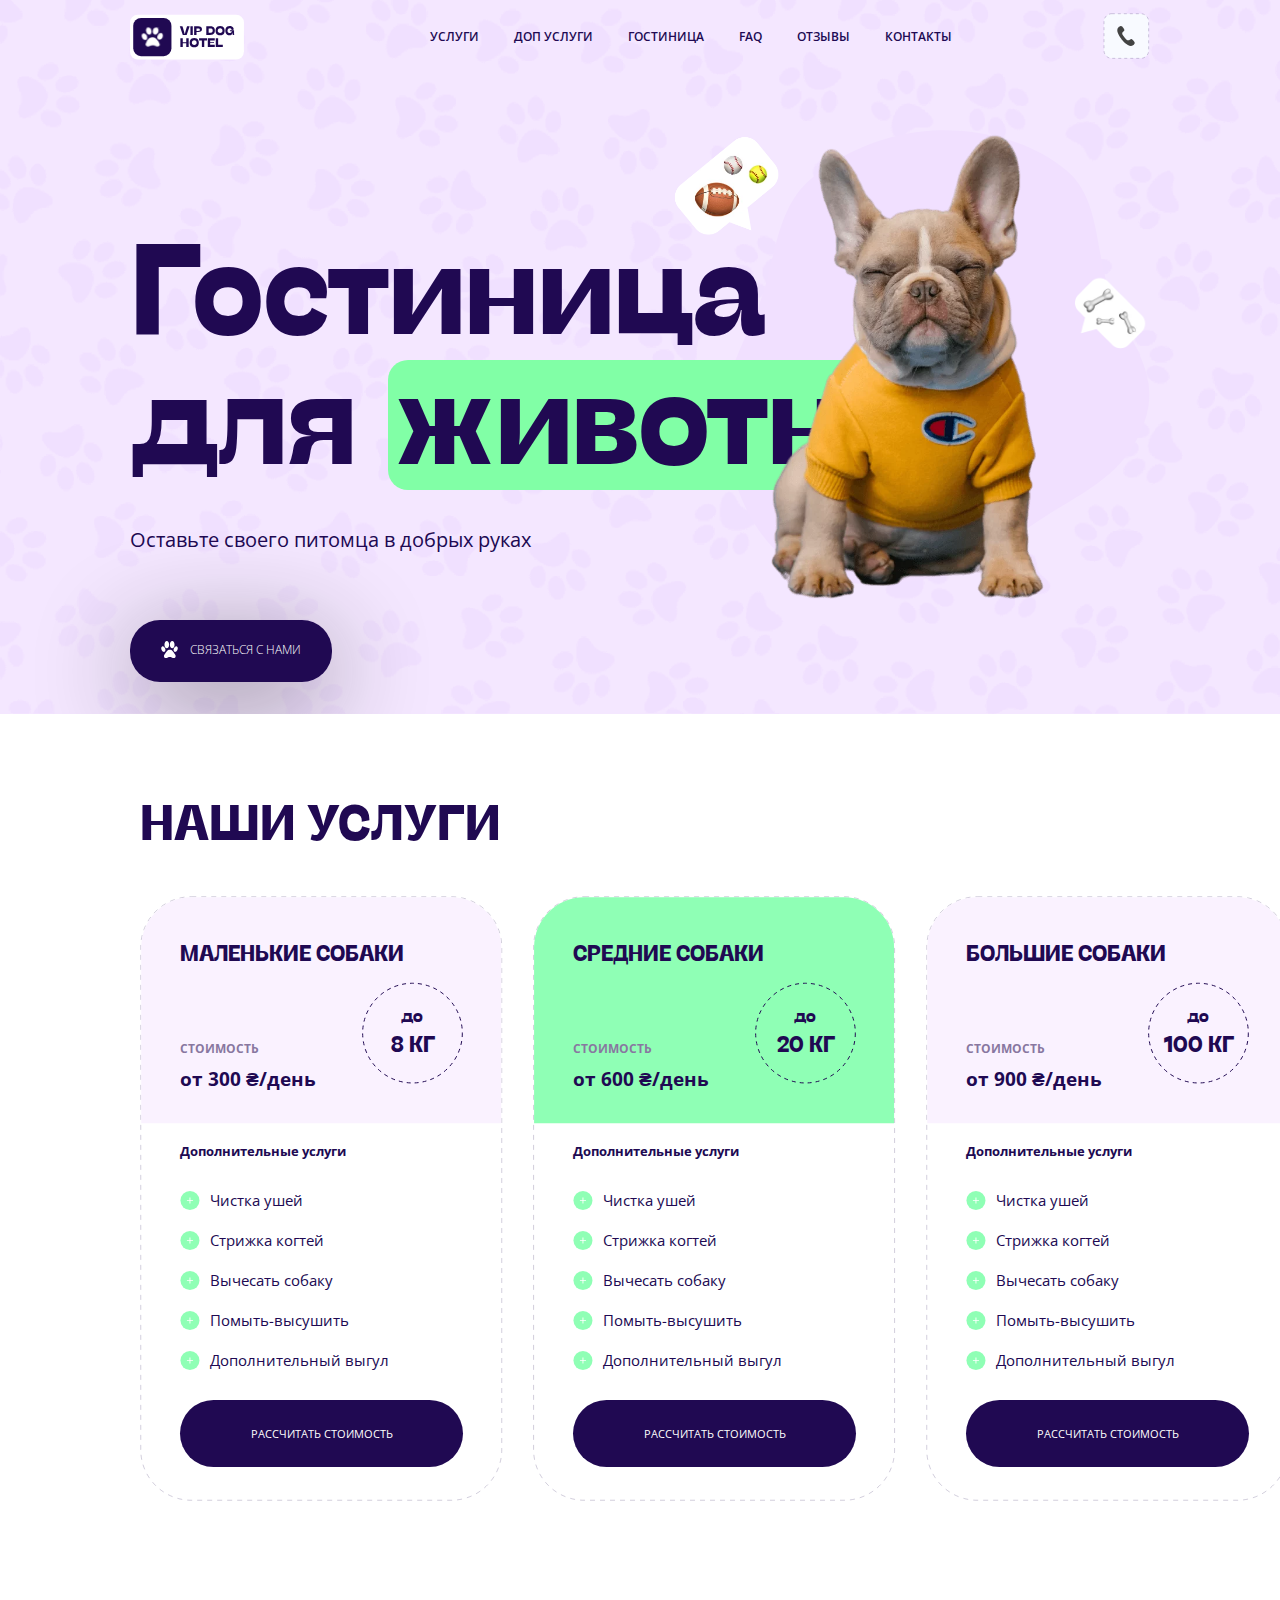
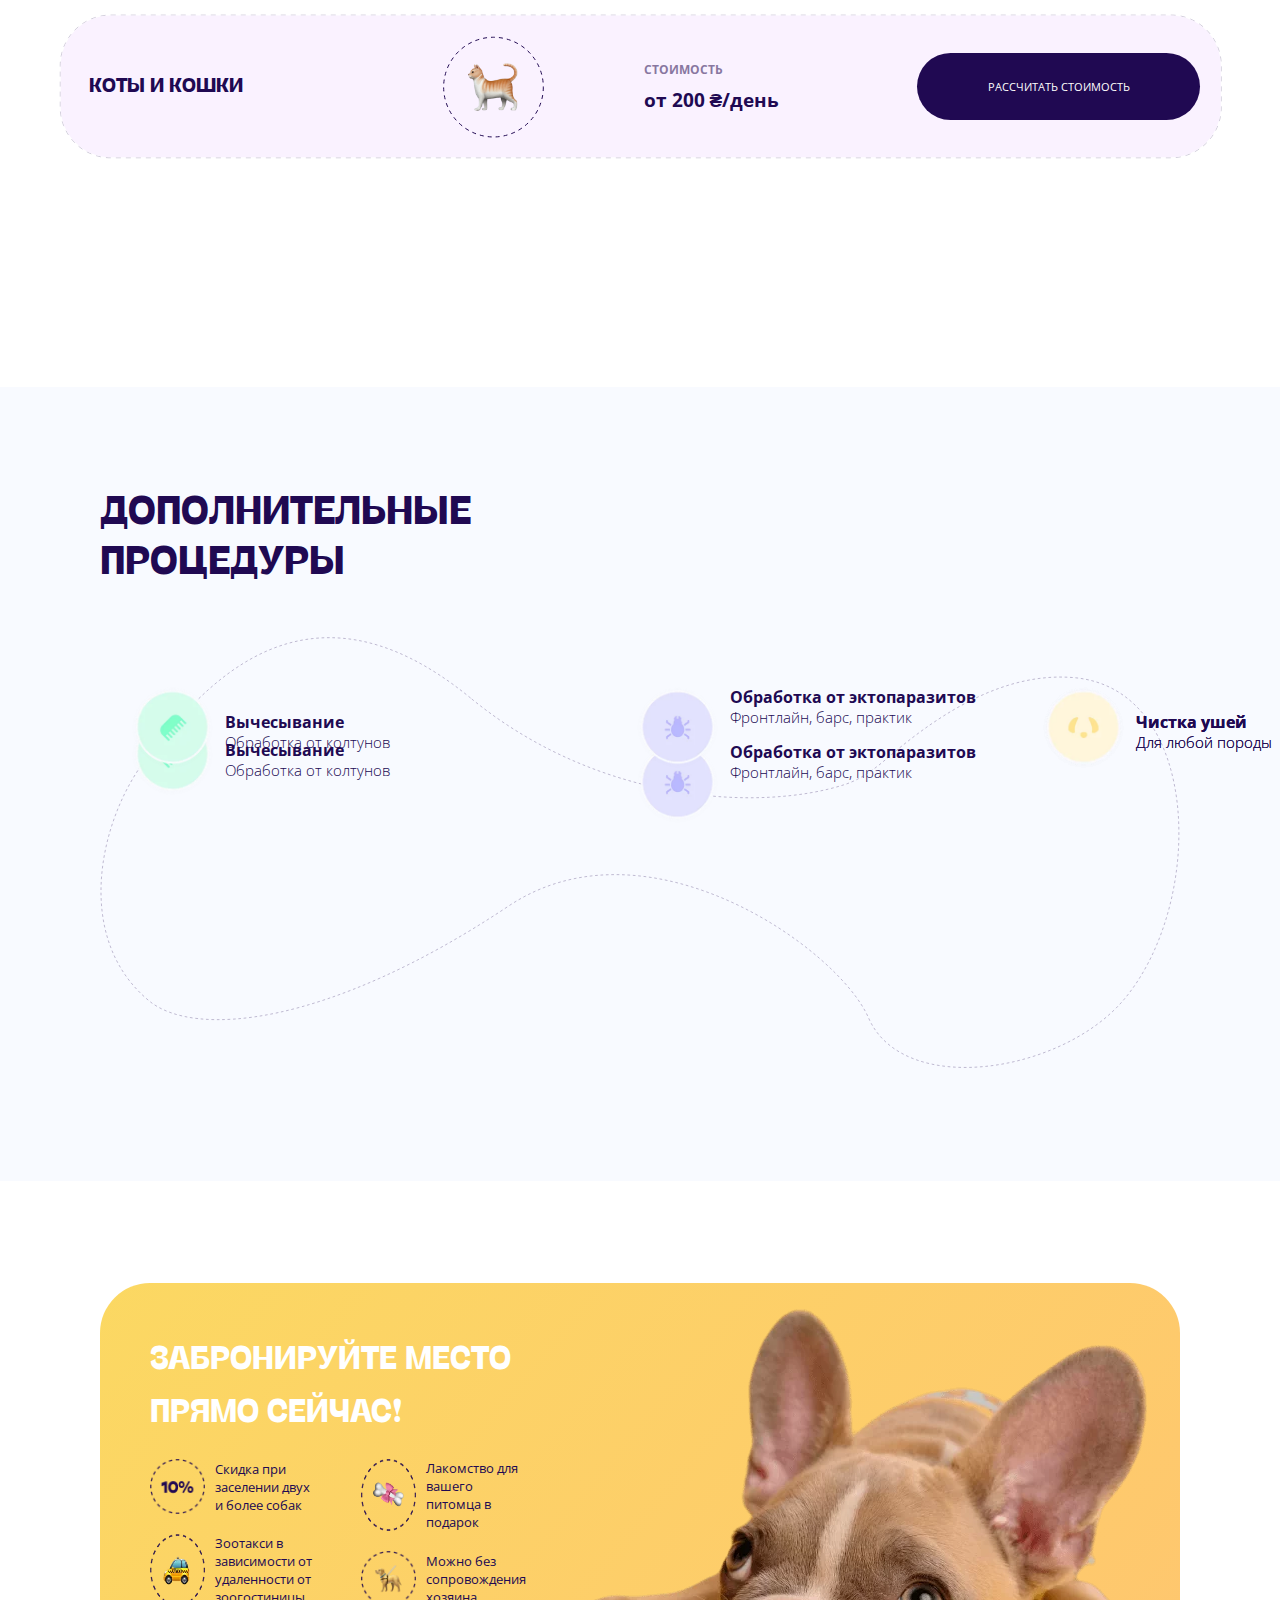
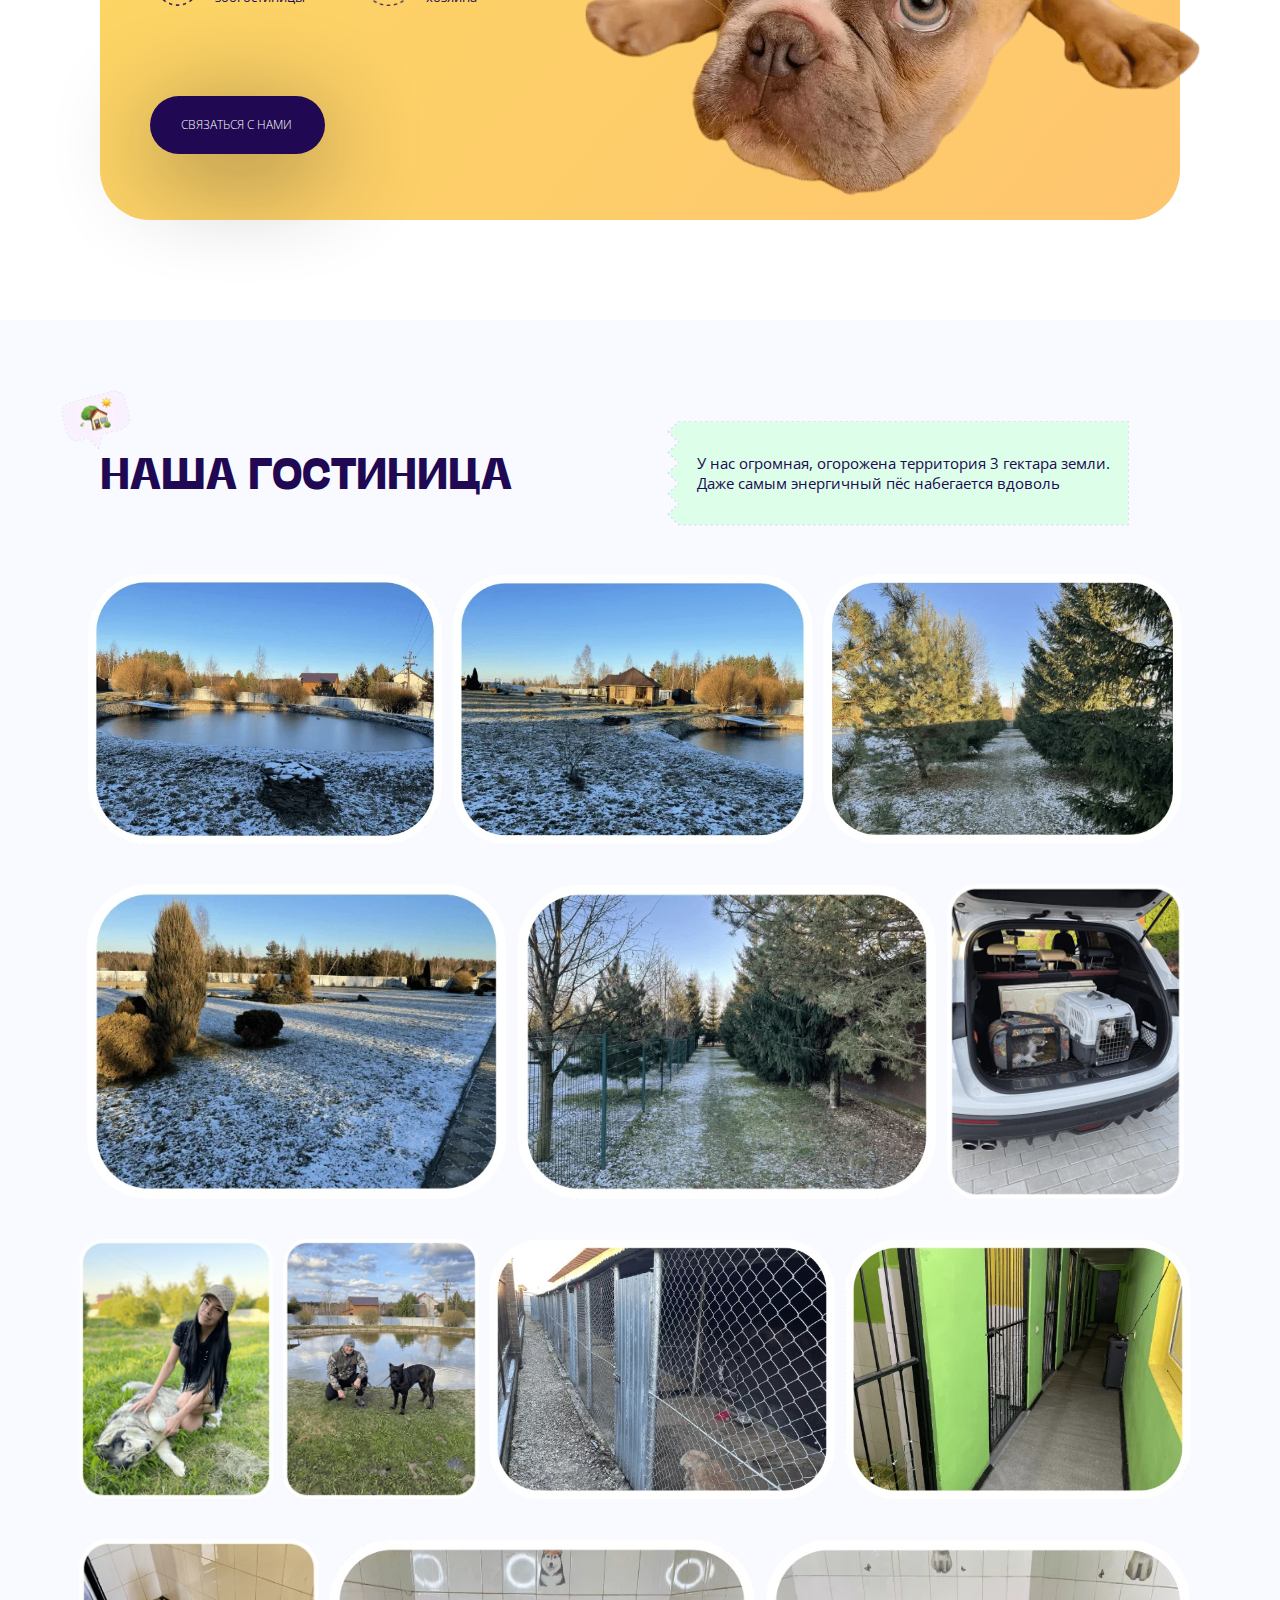
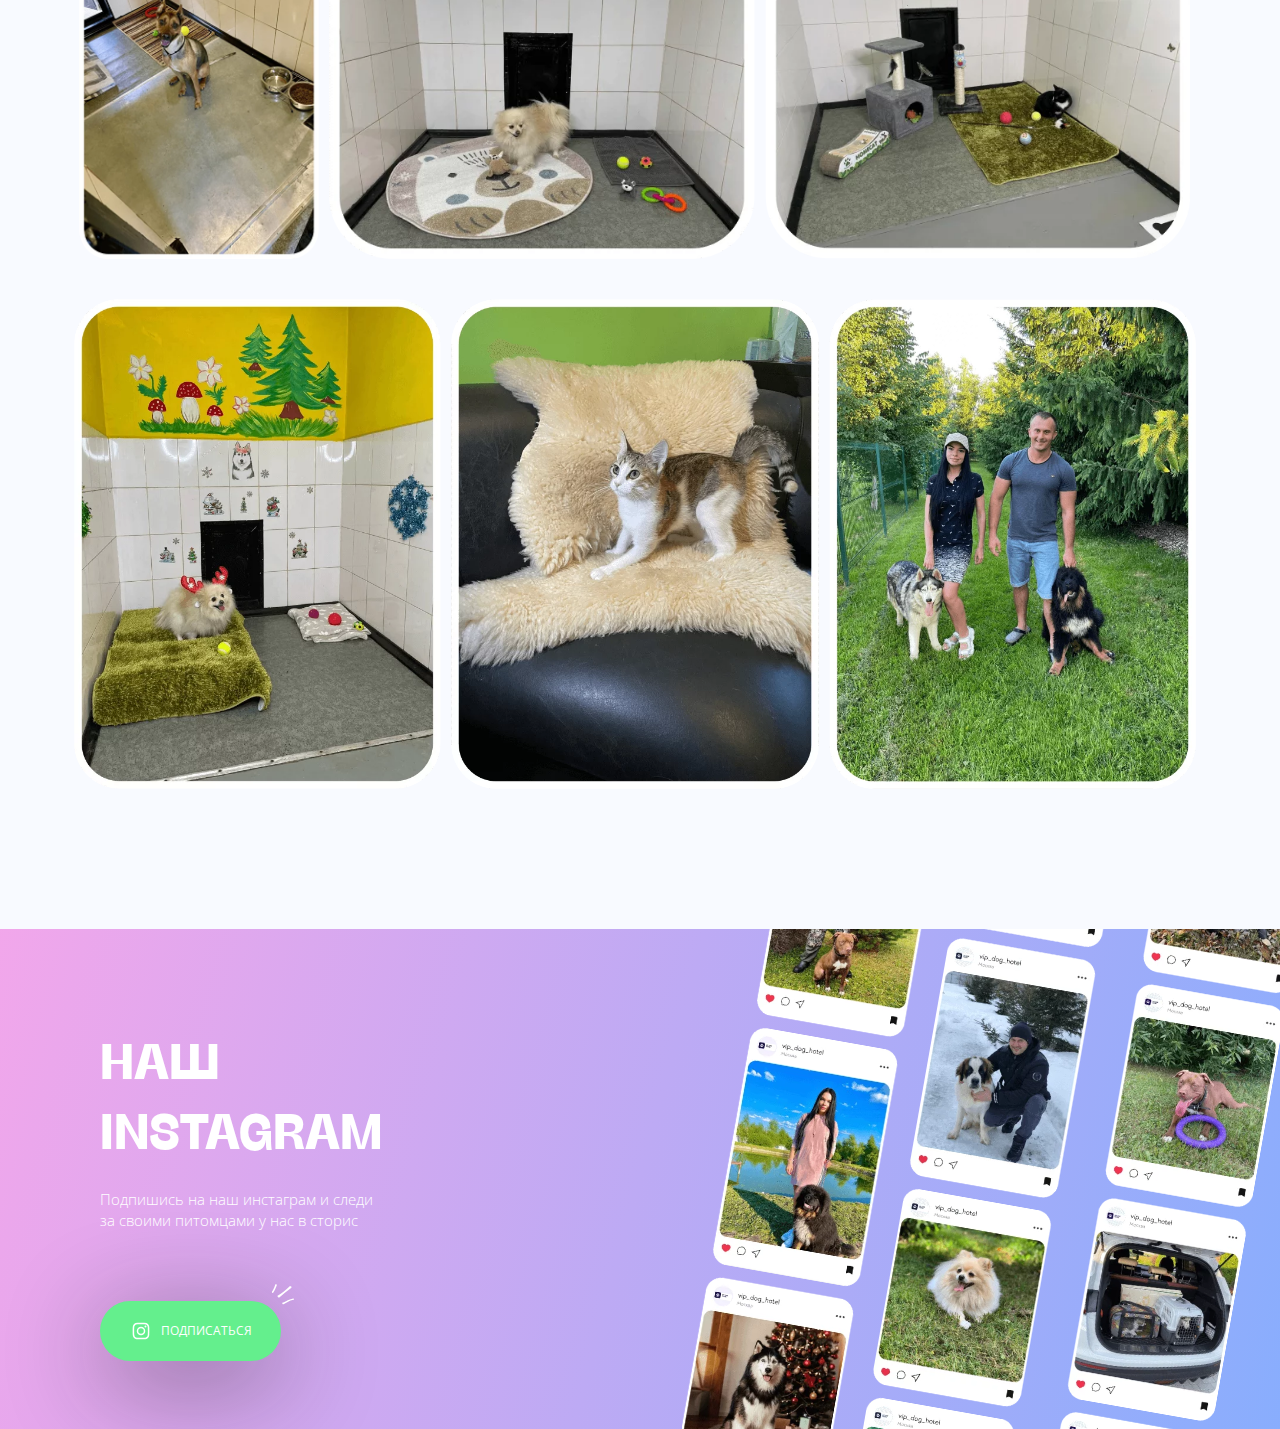
<file: index.html>
<!DOCTYPE html>
<html>
<head>
	<meta charset="utf-8">
	<meta name="viewport" content="width=device-width, initial-scale=1">
	<link rel="stylesheet" href="assets/main.css">
	<link rel="shortcut icon" href="assets/img/ico.png" type="image/png">
	<script language="JavaScript" type="text/javascript" src="https://ajax.googleapis.com/ajax/libs/jquery/1.7.1/jquery.min.js"></script>
	<script src="assets/js/scroll.js"></script>
	<title>sobaki pzpzp</title>
</head>
<body>
	<header class="nav-con1">
		<div class="nav-con">
			<div class="nav-con-btn">
		<div class="nav-ico">
			<a style="max-height: 45px;" href=""><img style="cursor: pointer;" src="assets/img/logo.svg"></a></div>
<nav class="nav_a">
						<a class="nav_nav" href="#">УСЛУГИ</a>
                        <a class="nav_nav" href="#">ДОП УСЛУГИ</a>
                        <a class="nav_nav" href="#">ГОСТИНИЦА</a>
                        <a class="nav_nav" href="FAQ.html">FAQ</a>
                        <a class="nav_nav" href="#">ОТЗЫВЫ</a>
                       <a class="nav_nav" href="#">КОНТАКТЫ</a>
                    </nav>
                    <div class="nav-call">
                    	<a href="TEL:+380683285092"> 
                    		<div style="display: flex;">
                    	<img style="position: relative;" src="assets/img/zvonok.svg">
                    	<img class="nav-call-img" src="assets/img/callico.svg">
                    	</div>
                    	</a>
                    </div>
                </div></header>
<section class="section">

	<div class="sec-text">
			<h1>Гостиница
				<div>для
					<div class="text">животных</div></div>
					<div class="sec-desc">
				<p>Оставьте своего питомца в добрых руках</p>
			</div>
			<div class="sec-btn">
				<div class="sec-btn-img">
				<svg version="1.1" xmlns="http://www.w3.org/2000/svg" xmlns:xlink="http://www.w3.org/1999/xlink" x="0px" y="0px"
	 viewBox="0 0 48.839 48.839" style="max-width: 17px; margin-bottom: -4px; margin-right: 10px;" xml:space="preserve">
	<path style="fill:#fff;" d="M39.041,36.843c2.054,3.234,3.022,4.951,3.022,6.742c0,3.537-2.627,5.252-6.166,5.252
		c-1.56,0-2.567-0.002-5.112-1.326c0,0-1.649-1.509-5.508-1.354c-3.895-0.154-5.545,1.373-5.545,1.373
		c-2.545,1.323-3.516,1.309-5.074,1.309c-3.539,0-6.168-1.713-6.168-5.252c0-1.791,0.971-3.506,3.024-6.742
		c0,0,3.881-6.445,7.244-9.477c2.43-2.188,5.973-2.18,5.973-2.18h1.093v-0.001c0,0,3.698-0.009,5.976,2.181
		C35.059,30.51,39.041,36.844,39.041,36.843z M16.631,20.878c3.7,0,6.699-4.674,6.699-10.439S20.331,0,16.631,0
		S9.932,4.674,9.932,10.439S12.931,20.878,16.631,20.878z M10.211,30.988c2.727-1.259,3.349-5.723,1.388-9.971
		s-5.761-6.672-8.488-5.414s-3.348,5.723-1.388,9.971C3.684,29.822,7.484,32.245,10.211,30.988z M32.206,20.878
		c3.7,0,6.7-4.674,6.7-10.439S35.906,0,32.206,0s-6.699,4.674-6.699,10.439C25.507,16.204,28.506,20.878,32.206,20.878z
		 M45.727,15.602c-2.728-1.259-6.527,1.165-8.488,5.414s-1.339,8.713,1.389,9.972c2.728,1.258,6.527-1.166,8.488-5.414
		S48.455,16.861,45.727,15.602z"/>
</svg></div>
				<a href="#">
					СВЯЗАТЬСЯ С НАМИ</a>
			</div>
			</div>
			
			<div class="sec-content">
				<div class="sec-dog-icons">
					<img draggable="false" class="plate1" src="assets/img/emoji/1.png">

				</div>
				<div class="sec-dog">
				<img style="max-width: 300px;" draggable="false" src="assets/img/dog.png">
				<img draggable="false" class="plate2" src="assets/img/emoji/2.png">
				</div>
				<img draggable="false" src="assets/img/figure.svg">
			</div>
	</div>
	</div>
	<div class="sec-volna">
	<div class="wave"></div>
</div>
</section>
<div class="service-con">
	<h1>НАШИ УСЛУГИ</h1>
	<div class="cards">
		<div class="card1">
			<div class="card1-info">
				<h1>МАЛЕНЬКИЕ СОБАКИ</h1>
				<div class="card1-info-text">
					<div style="width: 100%; padding-top: 58px;">
					<h1 class="card-sum" >СТОИМОСТЬ</h1>
					<h1 class="card-summ" >от 300 ₴/день</h1>
					</div>
				<img class="rot" src="assets/img/circle.svg">
				<h1 style="position: absolute; padding: 20px 40px; font-size: 18px;">до</h1>
				<h1 style="position: absolute; padding: 45px 28px;">8 КГ</h1>
				</div>
				<div class="card-service">
				<h1 style="font-size: 13px; font-family: Open Sans,sans-serif; padding-bottom: 10px;">Дополнительные услуги</h1>
				<div class="card-chch">
					<img src="assets/img/plus.svg">
					<h1 class="card-chch1">Чистка ушей</h1>
				</div>
				<div class="card-chch">
					<img src="assets/img/plus.svg">
					<h1 class="card-chch1">Стрижка когтей</h1>
				</div>
				<div class="card-chch">
					<img src="assets/img/plus.svg">
					<h1 class="card-chch1">Вычесать собаку</h1>
				</div>
				<div class="card-chch">
					<img src="assets/img/plus.svg">
					<h1 class="card-chch1">Помыть-высушить</h1>
				</div>
				<div class="card-chch">
					<img src="assets/img/plus.svg">
					<h1 class="card-chch1">Дополнительный выгул</h1>
				</div>
							
				</div>
				<a class="card-btn" href="#">РАССЧИТАТЬ СТОИМОСТЬ</a>
						</div>
			<img src="assets/img/cards/card.svg">
		</div>
		<div class="card2">
			<div class="card1-info">
				<h1>СРЕДНИЕ СОБАКИ</h1>
				<div class="card1-info-text">
					<div style="width: 100%; padding-top: 58px;">
					<h1 class="card-sum" >СТОИМОСТЬ</h1>
					<h1 class="card-summ" >от 600 ₴/день</h1>
					</div>
				<img class="rot" src="assets/img/circle.svg">
				<h1 style="position: absolute; padding: 20px 40px; font-size: 18px;">до</h1>
				<h1 style="position: absolute; padding: 45px 21px;">20 КГ</h1>
				</div>
				<div class="card-service">
				<h1 style="font-size: 13px; font-family: Open Sans,sans-serif; padding-bottom: 10px;">Дополнительные услуги</h1>
				<div class="card-chch">
					<img src="assets/img/plus.svg">
					<h1 class="card-chch1">Чистка ушей</h1>
				</div>
				<div class="card-chch">
					<img src="assets/img/plus.svg">
					<h1 class="card-chch1">Стрижка когтей</h1>
				</div>
				<div class="card-chch">
					<img src="assets/img/plus.svg">
					<h1 class="card-chch1">Вычесать собаку</h1>
				</div>
				<div class="card-chch">
					<img src="assets/img/plus.svg">
					<h1 class="card-chch1">Помыть-высушить</h1>
				</div>
				<div class="card-chch">
					<img src="assets/img/plus.svg">
					<h1 class="card-chch1">Дополнительный выгул</h1>
				</div>
							
				</div>
				<a class="card-btn" href="#">РАССЧИТАТЬ СТОИМОСТЬ</a>
						</div>
			<img src="assets/img/cards/card1.svg">
		</div>
		<div class="card1">
			<div class="card1-info">
				<h1>БОЛЬШИЕ СОБАКИ</h1>
				<div class="card1-info-text">
					<div style="width: 100%; padding-top: 58px;">
					<h1 class="card-sum" >СТОИМОСТЬ</h1>
					<h1 class="card-summ" >от 900 ₴/день</h1>
					</div>
				<img class="rot" src="assets/img/circle.svg">
				<h1 style="position: absolute; padding: 20px 40px; font-size: 18px;">до</h1>
				<h1 style="position: absolute; padding: 45px 15px;">100 КГ</h1>
				</div>
				<div class="card-service">
				<h1 style="font-size: 13px; font-family: Open Sans,sans-serif; padding-bottom: 10px;">Дополнительные услуги</h1>
				<div class="card-chch">
					<img src="assets/img/plus.svg">
					<h1 class="card-chch1">Чистка ушей</h1>
				</div>
				<div class="card-chch">
					<img src="assets/img/plus.svg">
					<h1 class="card-chch1">Стрижка когтей</h1>
				</div>
				<div class="card-chch">
					<img src="assets/img/plus.svg">
					<h1 class="card-chch1">Вычесать собаку</h1>
				</div>
				<div class="card-chch">
					<img src="assets/img/plus.svg">
					<h1 class="card-chch1">Помыть-высушить</h1>
				</div>
				<div class="card-chch">
					<img src="assets/img/plus.svg">
					<h1 class="card-chch1">Дополнительный выгул</h1>
				</div>
							
				</div>
				<a class="card-btn" href="#">РАССЧИТАТЬ СТОИМОСТЬ</a>
						</div>
			<img src="assets/img/cards/card.svg">
		</div>
	</div>
</div>
<div class="info-con">
	<div class="info-img">
		<div class="info-text">
		<h1 style="font-size: 20px; padding-right: 200px;color: #200952;" >КОТЫ И КОШКИ</h1>
		<div class="info-info">
			<img style="max-width: 50px; " class="info-img1" src="assets/img/emoji/cat.png">
		<img style="position: relative; display: flex;" class="rot" src="assets/img/circle.svg">
		</div>
		<div style="padding-left: 100px; padding-right: 138px;">
					<h1 class="card-sum" >СТОИМОСТЬ</h1>
					<h1 class="card-summ" >от 200 ₴/день</h1>
					</div>
					<div style="width:283px;">
					<a style="font-size:11px;" class="card-btn" href="#">РАССЧИТАТЬ СТОИМОСТЬ</a>
					</div>
		</div>
		<img src="assets/img/info.svg">
</div>
</div>
</div>
<div class="dop-service-wave">
	<div class="wave1"></div>
</div>
<div class="dop-service" style="color: #200952; font-size: 40px;">
	ДОПОЛНИТЕЛЬНЫЕ
		<br>
	 ПРОЦЕДУРЫ</h1>
	 <div class="dop-service-con">
	 	<div>
	 	<div class="dop-service-ico">
	 		<div style="display: flex;align-items: center;padding-right: 245px;">
	 		<img style="max-width:85px;" src="assets/img/icons/1.png">
	 		<div class="dop-service-text">
	 			<h1 style="font-size: 16px; font-family: 'Open Sans';     line-height: 30px;">Вычесывание</h1>
	 			<div class="dop-service-desc">
	 				<h1 id="desc">Обработка от колтунов</h1>
	 			</div>
	 		</div>
	 		</div>
	 		<div style="display: flex; align-items: center; padding-top: 55px; padding-right: 65px;">
	 		<img style="max-width:85px;" src="assets/img/icons/2.png">
	 		<div style="padding-bottom: 50px;" class="dop-service-text">
	 			<h1 style="font-size: 16px; font-family: 'Open Sans';     line-height: 30px;">Обработка от эктопаразитов</h1>
	 			<div class="dop-service-desc">
	 				<h1 id="desc">Фронтлайн, барс, практик</h1>
	 		</div>
	 	</div>
	 </div>
	<div style="display: flex; align-items: center; margin-top: -55px;">
	 		<img style="max-width:85px;" src="assets/img/icons/3.png">
	 		<div class="dop-service-text">
	 			<h1 style="font-size: 16px; font-family: 'Open Sans';     line-height: 30px;">Чистка ушей</h1>
	 			<div class="dop-service-desc">
	 				<h1 id="desc">Для любой породы</h1>
	 		</div>
	 	</div>
	 </div>
	</div>
	<div class="dop-service-ico1">
	 		<div style="display: flex;align-items: center;padding-right: 245px;">
	 		<img style="max-width:85px;" src="assets/img/icons/1.png">
	 		<div class="dop-service-text">
	 			<h1 style="font-size: 16px; font-family: 'Open Sans';     line-height: 30px;">Вычесывание</h1>
	 			<div class="dop-service-desc">
	 				<h1 id="desc">Обработка от колтунов</h1>
	 			</div>
	 		</div>
	 		</div>
	 		<div style="display: flex; align-items: center; padding-right: 65px;">
	 		<img style="max-width:85px;" src="assets/img/icons/2.png">
	 		<div style="padding-bottom: 50px;" class="dop-service-text">
	 			<h1 style="font-size: 16px; font-family: 'Open Sans';     line-height: 30px;">Обработка от эктопаразитов</h1>
	 			<div class="dop-service-desc">
	 				<h1 id="desc">Фронтлайн, барс, практик</h1>
	 		</div>
	 	</div>
	 </div>
	<div style="display: flex; align-items: center;">
	 		<img style="max-width:85px;" src="assets/img/icons/3.png">
	 		<div class="dop-service-text">
	 			<h1 style="font-size: 16px; font-family: 'Open Sans';     line-height: 30px;">Чистка ушей</h1>
	 			<div class="dop-service-desc">
	 				<h1 id="desc">Для любой породы</h1>
	 		</div>
	 	</div>
	 </div>
	</div>
	 	<img style="width: 100%;" src="assets/img/Vector_3.svg">
	 </div>
</div>
</div>
	<div class="booking-wave">
	<div class="wave2"></div>
</div>
	<div class="booking-con">
		<div class="booking-card">
			<div class="booking-txt">
				<h1>
					ЗАБРОНИРУЙТЕ МЕСТО
				<br>
				ПРЯМО СЕЙЧАС!
				</h1>
				</div>
				<div class="booking-info">
					<div class="booking-info11">
					<div class="booking-info1">
						<img style="max-width: 55px;" src="assets/img/icons/11.png">
						<div class="booking-info1-txt">
							<h1>Скидка при заселении двух
								<br>
							 и более собак</h1>
						</div>
					</div>
					<div class="booking-info1">
						<img style="max-width: 55px;" src="assets/img/icons/12.png">
						<div class="booking-info1-txt">
							<h1>Зоотакси в зависимости от
								<br>
							 удаленности от зоогостиницы</h1>
						</div>
					</div>
					<div class="booking-btn">
				<a href="#">
					СВЯЗАТЬСЯ С НАМИ</a>
			</div>	
					</div>
					<div class="booking-info12">
					<div class="booking-info2">
						<img style="max-width: 55px;" src="assets/img/icons/13.png">
						<div class="booking-info1-txt">
							<h1>Лакомство для вашего
								<br>
							питомца в подарок</h1>
						</div>
					</div>
					<div class="booking-info2">
						<img style="max-width: 55px;" src="assets/img/icons/14.png">
						<div class="booking-info1-txt">
							<h1>Можно без сопровождения
								<br>хозяина
							 </h1>
						</div>
					</div>
					</div>
						<img style="margin-top: -150px; position: relative; right: -40px" draggable="false" src="assets/img/dog_lies.png">
				</div>
		</div>
	</div>
	<div class="gallery-con">
		<div class="gallery-info">
			<div class="gallery-info1">
			<div class="gallery-txt">
				<img src="assets/img/gallery/home_ico.png">
				<h1>НАША ГОСТИНИЦА</h1>
			</div>
			<div class="gallery-plate">
				<div class="gallery-plate-txt">
				<h1>У нас огромная, огорожена территория 3 гектара земли. 
					<br>
				Даже самым энергичный пёс набегается вдоволь</h1>
				</div>
				<img style="max-width: 90%;" src="assets/img/gallery/figure.svg">
		</div>
		</div>
		<div class="gallery-photo1">
			<img style="padding-right: 10px;" src="assets/img/gallery/1.png">
			<img style="padding-right: 10px;" src="assets/img/gallery/2.png">
			<img style="padding-right: 10px;" src="assets/img/gallery/3.png">
		</div>
		<div class="gallery-photo2">
			<img style="padding-right: 10px;" src="assets/img/gallery/4.png">
			<img style="padding-right: 10px;" src="assets/img/gallery/5.png">
			<img style="padding-right: 10px;" src="assets/img/gallery/6.png">
		</div>
		<div class="gallery-photo3">
			<img style="padding-right: 10px;" src="assets/img/gallery/7.png">
			<img style="padding-right: 10px;" src="assets/img/gallery/8.png">
			<img style="padding-right: 10px;" src="assets/img/gallery/9.png">
			<img style="padding-right: 10px;" src="assets/img/gallery/10.png">
		</div>
		<div class="gallery-photo4">
			<img style="padding-right: 10px;" src="assets/img/gallery/11.png">
			<img style="padding-right: 10px;" src="assets/img/gallery/12.png">
			<img style="padding-right: 10px;" src="assets/img/gallery/13.png">
		</div>
		<div class="gallery-photo5">
			<img style="padding-right: 10px;" src="assets/img/gallery/14.png">
			<img style="padding-right: 10px;" src="assets/img/gallery/15.png">
			<img style="padding-right: 10px;" src="assets/img/gallery/16.png">
		</div>
	</div>
	</div>
	<div class="insta-con">
		<div class="insta-txt">
			<h1>НАШ
				<br>
				INSTAGRAM</h1>
				<div class="insta-desc">
			<h1>Подпишись на наш инстаграм и следи 
				<br>
			за своими питомцами у нас в сторис</h1>
		</div>
		<div class="insta-nya">
			<img draggable="false" src="assets/img/posts/nya.svg">
		</div>
		<a href="https://www.instagram.com/vip_dog_hotel/?utm_medium=copy_link" class="insta-btn">
				<div>
				<svg fill="#fff" width="20px" height="20px" viewBox="0 0 24 24" style="margin-bottom: -4px; margin-right: 10px;" xmlns="http://www.w3.org/2000/svg" data-name="Layer 1"><path d="M17.34,5.46h0a1.2,1.2,0,1,0,1.2,1.2A1.2,1.2,0,0,0,17.34,5.46Zm4.6,2.42a7.59,7.59,0,0,0-.46-2.43,4.94,4.94,0,0,0-1.16-1.77,4.7,4.7,0,0,0-1.77-1.15,7.3,7.3,0,0,0-2.43-.47C15.06,2,14.72,2,12,2s-3.06,0-4.12.06a7.3,7.3,0,0,0-2.43.47A4.78,4.78,0,0,0,3.68,3.68,4.7,4.7,0,0,0,2.53,5.45a7.3,7.3,0,0,0-.47,2.43C2,8.94,2,9.28,2,12s0,3.06.06,4.12a7.3,7.3,0,0,0,.47,2.43,4.7,4.7,0,0,0,1.15,1.77,4.78,4.78,0,0,0,1.77,1.15,7.3,7.3,0,0,0,2.43.47C8.94,22,9.28,22,12,22s3.06,0,4.12-.06a7.3,7.3,0,0,0,2.43-.47,4.7,4.7,0,0,0,1.77-1.15,4.85,4.85,0,0,0,1.16-1.77,7.59,7.59,0,0,0,.46-2.43c0-1.06.06-1.4.06-4.12S22,8.94,21.94,7.88ZM20.14,16a5.61,5.61,0,0,1-.34,1.86,3.06,3.06,0,0,1-.75,1.15,3.19,3.19,0,0,1-1.15.75,5.61,5.61,0,0,1-1.86.34c-1,.05-1.37.06-4,.06s-3,0-4-.06A5.73,5.73,0,0,1,6.1,19.8,3.27,3.27,0,0,1,5,19.05a3,3,0,0,1-.74-1.15A5.54,5.54,0,0,1,3.86,16c0-1-.06-1.37-.06-4s0-3,.06-4A5.54,5.54,0,0,1,4.21,6.1,3,3,0,0,1,5,5,3.14,3.14,0,0,1,6.1,4.2,5.73,5.73,0,0,1,8,3.86c1,0,1.37-.06,4-.06s3,0,4,.06a5.61,5.61,0,0,1,1.86.34A3.06,3.06,0,0,1,19.05,5,3.06,3.06,0,0,1,19.8,6.1,5.61,5.61,0,0,1,20.14,8c.05,1,.06,1.37.06,4S20.19,15,20.14,16ZM12,6.87A5.13,5.13,0,1,0,17.14,12,5.12,5.12,0,0,0,12,6.87Zm0,8.46A3.33,3.33,0,1,1,15.33,12,3.33,3.33,0,0,1,12,15.33Z"/></svg></div>
				ПОДПИСАТЬСЯ
			</a>
		
		</div>
		<div class="insta-photo">
			<div class="insta-photo1">
				<img src="assets/img/posts/1.png">
			</div>
			<div class="insta-photo2">
				<img src="assets/img/posts/2.png">
			</div>
			<div class="insta-photo3">
				<img src="assets/img/posts/3.png">
			</div>
		</div>
</body>
</html>
</file>
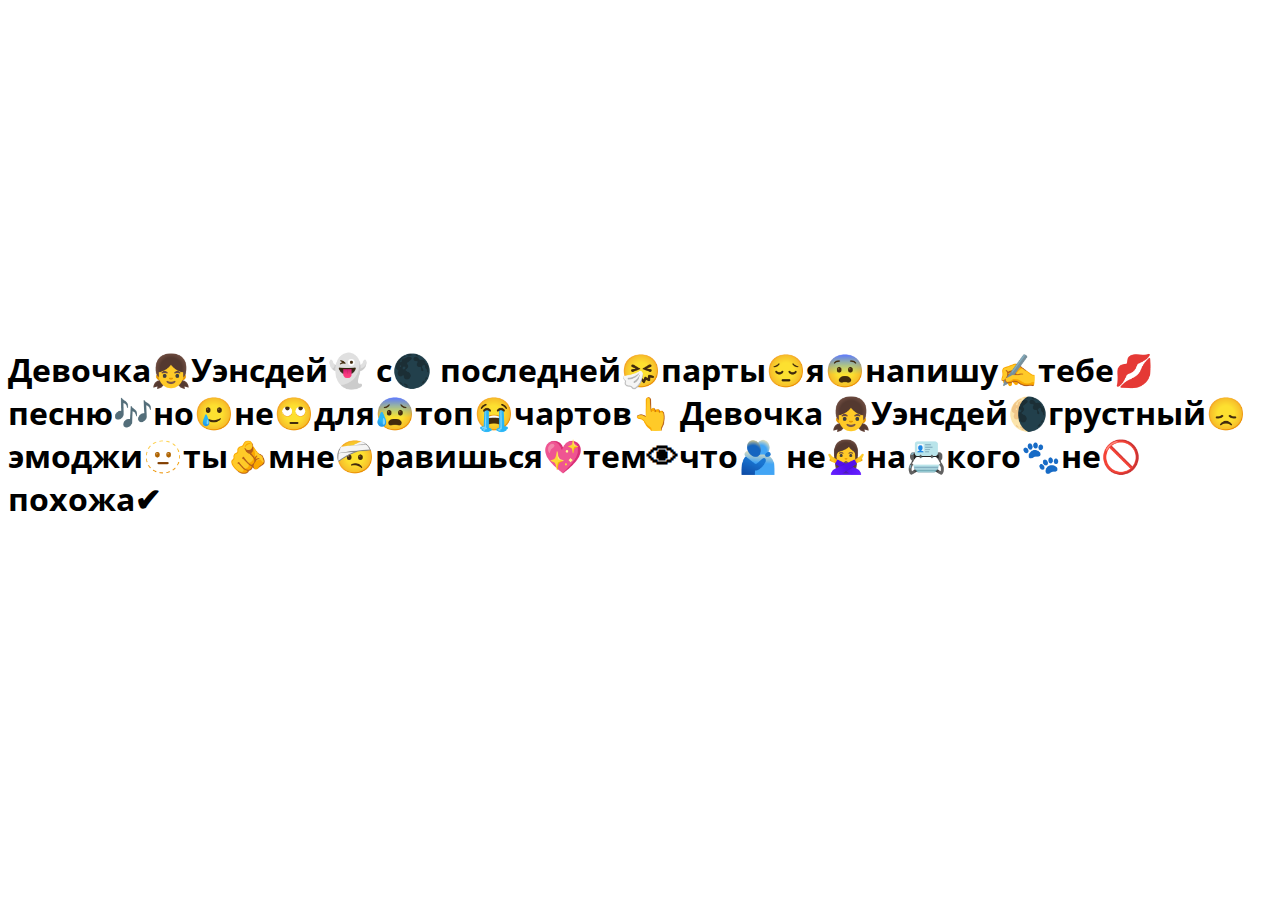
<file: FAQ.html>
<!DOCTYPE html>
<html>
<head>
	<meta charset="utf-8">
	<meta name="viewport" content="width=device-width, initial-scale=1">
	<title>FAQ - Девочка Венздей</title>
</head>
<body>
<iframe width="560" height="315" src="https://www.youtube.com/embed/MY6qNQ8ro9w" title="YouTube video player" frameborder="0" allow="accelerometer; autoplay; clipboard-write; encrypted-media; gyroscope; picture-in-picture; web-share" allowfullscreen></iframe>

<h1 style="font-family: Open Sans, sans-serif;"> Девочка👧Уэнсдей👻 с🌑 последней🤧парты😔я😨напишу✍тебе💋песню🎶но🥲не🙄для😰топ😭чартов👆 Девочка 👧Уэнсдей🌘грустный😞эмоджи🫥ты🫵мне🤕равишься💖тем👁что🫂 не🙅‍♀на📇кого🐾не🚫похожа✔</h1>

<style type="text/css">
	@import url('https://fonts.googleapis.com/css2?family=Open+Sans:wght@300;400;600&display=swap');
</style>
</body>
</html>
</file>
<file: assets/main.css>
@import url('https://fonts.googleapis.com/css2?family=Open+Sans:wght@300;400;600&display=swap');
*
{
	padding: 0;
	margin: 0;
	box-sizing: border-box;
	font-family: Stinger;
}
@font-face {
    font-family: 'Stinger';
    src: local('font/Stinger Bold'), local('Stinger-Bold'),
        url('font/Stinger-Bold.woff2') format('woff2'),
        url('font/Stinger-Bold.woff') format('woff'),
        url('font/Stinger-Bold.ttf') format('truetype');
    font-weight: 700;
    font-style: normal;
  }
@font-face {
    font-family: 'Stinger-Regular';
    src: local('font/Stinger Regular'), local('Stinger-Regular'),
        url('font/Stinger-Regular.woff2') format('woff2'),
        url('font/Stinger-Regular.woff') format('woff'),
        url('font/Stinger-Regular.ttf') format('truetype');
    font-weight: 400;
    font-style: normal;
  }

.nav_nav
{
	font-size: 12px;
	font-weight: 600;
	color: #200952;
	text-decoration: none;
	align-items: center;
    display: flex;
    margin-left: 35px;
    font-family: Open Sans, sans-serif;

}

.nav_nav:hover
{
	animation: bounce 1s;
}

/*@keyframes bounce {
	0% {
		transform: translateY(0);
		transform: translateY(0);
	}

	50% {
		transform: translateY(-10px);
		transform: translateY(-10px);
	}

	100% {
		transform: translateY(0px);
		transform: translateY(0px);
	}
}*/

.nav_a
{
    display: flex;
    z-index: 5;
    margin-left: auto;
    margin-right: auto;
    /*backdrop-filter: blur(7px);
    background-color: #ffffff7a;*/
}

.nav-con1
{
	width: 100%;
    z-index: 100;
    position: absolute;
}


.nav-con
{
	width: 100%;
	padding-left: 50px;
	padding-right: 50px;
}


.nav-con-fixed {
	position: fixed;
	backdrop-filter: blur(10px);
	background-color: #ffffff75;
}

.nav-con-btn
{
	padding-top: 13px;
	padding-bottom: 13px;
	margin-left: 80px;
    margin-right: 80px;
    display: flex;
    align-items: center;
    justify-content: space-between;
}

.nav-call-img
{
	max-width: 20px; 
	position: absolute; 
	margin-top: 13px;
	margin-left: 13px;
	transition: .3s ease-in-out;
    animation: shake 5.8s infinite linear;
    animation-iteration-count: infinite;
}

.nav-ico
{
    justify-content: flex-start;
    display: flex;
}

.nav-ico:hover
{
    filter: brightness(1.2);
}


.section
{
	background: url(img/background.png) no-repeat;
    background-size: cover;
	background-color: #f4e7ff;
	padding: 130px;
	position: relative;
	overflow: hidden;
}

.sec-text
{
	line-height: 1;
	padding-top: 100px;
	position: absolute;
	color: #200952;
	font-size: 65px;
}

.sec-desc p
{
	margin-top: 40px;
	color: #200952;
	font-size: 20px;
	font-weight: 400;
	font-family: 'Open Sans', sans-serif;
}

.sec-btn
{
	margin: 0;
	padding: 26px 31px;
	cursor:pointer;
	display: inline;
	font-size: 10px;
	width: 50px;
	height: 100px;
	background-color: #200952;
	border-radius: 30px;
	transition: background 0.5s ease;
	box-shadow: 1px 20px 99px 1px #1c1c1c78;
}

.sec-btn a
{
	color: #fff;
	font-family: Open Sans, sans-serif;
	font-weight: 300;
	font-size: 12px;
	text-decoration: none;
}

.sec-btn:hover
{
	background-color: #64ef8d;
}

.sec-btn path
{
	padding-top: 10px;
}

.sec-btn-img
{
	display: contents;
}

.sec-content
{
	display: flex;
	justify-content: flex-end;
}

.sec-dog
{
	z-index: 1;
	max-height: 454px;
	position: absolute;
}

.sec-volna
{
  	width:100%;
  	position:absolute;
  	bottom:0;
  	overflow: hidden;
  	left:0;
}

.wave
{
	background: url(https://static.tildacdn.com/tild3863-3134-4162-b932-303839333136/path.svg);
	animation: wave 20s linear infinite;
	fill: #fff;
	z-index: 1;
  	top: -198px;
  	width: 6400px;
  	margin-bottom: -30px;
  	max-height: 100px;
  	height: 135px;
}

@keyframes wave {
  0% {
    margin-left: 0;
  }
  100% {
    margin-left: -1600px;
  }
}



.text
{
	display: initial;
	background-color: #81ffa6;
	border-radius: 20px;
	padding-left: 10px;
	padding-right: 10px;
}



.plate1
{
	margin-right: -75px;
	max-width: 130px;
	animation: anim-plate 3.8s infinite linear;
}


@keyframes anim-plate 
{
0% {transform:translateY(9px);animation-timing-function:ease-in-out;}
50% {transform:translateY(-10px);}
100% {transform:translateY(9px);}
}

.plate2
{
	max-width: 90px;
    position: relative;
    z-index: 1;
    margin-bottom: 240px;
    animation: anim-plate2 5s infinite linear;
}

@keyframes anim-plate2
{
0% {transform:translateY(12px);animation-timing-function:ease-in-out;}
50% {transform:translateY(-14px);}
100% {transform:translateY(11px);}
}




.sec-btn-img
{
	transition: .3s ease-in-out;
    animation: 1200ms ease 0s normal none 1 running shake;
    animation-iteration-count: infinite;
}

@keyframes shake {
    0% {
        transform: rotateZ(0deg);
        -ms-transform: rotateZ(0deg);
        -webkit-transform: rotateZ(0deg);
    }

    10% {
        transform: rotateZ(-30deg);
        -ms-transform: rotateZ(-30deg);
        -webkit-transform: rotateZ(-30deg);
    }

    20% {
        transform: rotateZ(15deg);
        -ms-transform: rotateZ(15deg);
        -webkit-transform: rotateZ(15deg);
    }

    30% {
        transform: rotateZ(-10deg);
        -ms-transform: rotateZ(-10deg);
        -webkit-transform: rotateZ(-10deg);
    }

    40% {
        transform: rotateZ(7.5deg);
        -ms-transform: rotateZ(7.5deg);
        -webkit-transform: rotateZ(7.5deg);
    }

    50% {
        transform: rotateZ(-6deg);
        -ms-transform: rotateZ(-6deg);
        -webkit-transform: rotateZ(-6deg);
    }

    60% {
        transform: rotateZ(5deg);
        -ms-transform: rotateZ(5deg);
        -webkit-transform: rotateZ(5deg);
    }

    70% {
        transform: rotateZ(-4.28571deg);
        -ms-transform: rotateZ(-4.28571deg);
        -webkit-transform: rotateZ(-4.28571deg);
    }

    80% {
        transform: rotateZ(3.75deg);
        -ms-transform: rotateZ(3.75deg);
        -webkit-transform: rotateZ(3.75deg);
    }

    90% {
        transform: rotateZ(-3.33333deg);
        -ms-transform: rotateZ(-3.33333deg);
        -webkit-transform: rotateZ(-3.33333deg);
    }


    100% {
        transform: rotateZ(0deg);
        -ms-transform: rotateZ(0deg);
        -webkit-transform: rotateZ(0deg);
    }
}



@keyframes shake {
0% {transform:rotate(0deg);animation-timing-function:ease-in-out;}
3% {transform:rotate(20deg);animation-timing-function:ease-in-out;}
6% {transform:rotate(0deg);animation-timing-function:ease-in-out;}
9% {transform:rotate(20deg);animation-timing-function:ease-in-out;}
12% {transform:rotate(0deg);animation-timing-function:linear;}
100% {transform:rotate(0deg);}
}


.service-con
{
	margin-left: auto;
    margin-right: auto;
    padding: 70px 140px;
    font-size: 25px;
    color: #200952;
    width: 100%;
    height: 100vh;
}

.cards
{
	padding: 30px 0;
	display: flex;
}

.card1
{
	margin-right: 30px;
    width: 100%;
}

.card1-info
{
	position: absolute;
    padding: 40px;
    font-size: 11px;
    height: 605px;
    width: 363px;
}

.card1-info-text
{
	padding-top: 10px;
    display: flex;
    align-items: flex-start;
    justify-content: flex-end;
}

.card-summ
{
	font-family: Open Sans, sans-serif;
    width: 100%;
    color: #200952;
    font-size: 19px;
    margin-top: 9px;
}


.card-sum
{
	font-family: Open Sans, sans-serif;
    width: 100%;
    color: #8877a0;
    font-size: 12px;
}

.card-service
{
	padding: 50px 0 30px;
}

.card-chch
{
	padding-top: 20px;
	display: flex;
}

.card-chch1
{
	padding-left: 10px;
	font-weight: 400;
	font-size: 15px;
	font-family: Open Sans, sans-serif;
}

.card-btn
{
	margin: 0;
	padding: 26px 31px;
	display: flex;
	width: 100%;
	text-decoration: none;
    color: #fff;
    font-family: 'Open Sans';
	background-color: #200952;
	border-radius: 100px;
	transition: background 0.5s ease;
	justify-content: center;
}

.card-btn a
{
	color: #fff;
	font-family: Open Sans, sans-serif;
	font-weight: 300;
	font-size: 12px;
	text-decoration: none;
}

.card-btn:hover
{
	background-color: #64ef8d;
}

.rot
{
	float: right;
	animation: rot 20s linear infinite;
}

@keyframes rot {
  0% {
    transform: rotate(0deg);
  }
  100% {
    transform: rotate(360deg);
  }
}

.card2
{
	margin-right: 30px;
    width: 100%;
}


.info-con
{
	display: flex;
    justify-content: center;
    padding-bottom: 150px;
}


.info-text
{
	position: absolute;
    display: flex;
    padding: 30px;
    height: 145px;
    align-items: center;
}


.info-img1
{
    position: absolute;
    z-index: 10;
    display: flex;
    margin-left: 25px;
    margin-top: 25px;
}


.dop-service-wave
{
  	width:100%;
  	overflow: hidden;
  	left:0;
}

.wave1
{
	background: url(https://static.tildacdn.com/tild3930-3130-4637-b063-373964353065/photo.svg);
	animation: wave 20s linear infinite;
	fill: #fff;
	z-index: 1;
  	top: -198px;
  	width: 6400px;
  	margin-bottom: -30px;
  	max-height: 100px;
  	height: 135px;
}



.dop-service
{
	background-color: #f8faff;
    padding: 100px;
    line-height: 50px;
}

.dop-service-figure
{
	display: flex;
	padding-top: 100px;
}



.dop-service-con
{
	padding-top: 50px;
	display: flex;
}


.dop-service-ico
{
	display: flex;
    align-items: center;
    position: absolute;
    padding-top: 45px;
    padding-left: 30px;
}

.dop-service-ico1
{
	display: flex;
    align-items: center;
    position: absolute;
    padding-top: 45px;
    padding-left: 30px;
}


.dop-service-text
{
	color: #200952;
	padding-left: 10px;
}



.dop-service-text #desc
{
	font-weight: 300;
    font-family: 'Open Sans';
    font-size: 15px;
    line-height: 10px;
}




.booking-wave
{
  	width:100%;
  	margin-top: -68px;
  	bottom:0;
  	overflow: hidden;
  	left:0;
}

.wave2
{
	background: url(https://static.tildacdn.com/tild3863-3134-4162-b932-303839333136/path.svg);
	animation: wave 20s linear infinite;
	fill: #fff;
	z-index: 1;
  	top: -198px;
  	width: 6400px;
  	margin-bottom: -30px;
  	max-height: 100px;
  	height: 135px;
}



.booking-con
{
	padding: 100px;
}


.booking-card
{
	padding-top: 50px;
	padding-left: 50px;
	padding-bottom: 20px;
	padding-right: 20px;
	background: linear-gradient(-50deg, #FFC371 -10%, #FBDA61 110%);
	border-radius: 50px;
}

.booking-txt
{
	color: #fff;
	padding-bottom: 20px;
}

.booking-info
{
	display: flex;
}

.booking-info1
{
	display: flex;
	color: #200952;
	padding-bottom: 20px;
	padding-right: 20px;
}

.booking-info2
{
	display: flex;
	color: #200952;
	padding-bottom: 20px;
}


.booking-info1-txt
{
	display: flex;
    align-content: center;
    flex-wrap: wrap;
    padding-left: 10px;
}

.booking-info1-txt h1
{
	font-size: 13px;
	font-family: Open Sans, sans-serif;
	font-weight: 400;
}


.booking-btn
{
	margin-top: 70px;
	padding: 20px 31px;
	width: 175px;
	cursor:pointer;
	font-size: 10px;
	background-color: #200952;
	border-radius: 50px;
	transition: background 0.5s ease;
	box-shadow: 1px 20px 99px 1px #1c1c1c78;
}

.booking-btn a
{
	color: #fff;
	font-family: Open Sans, sans-serif;
	font-weight: 300;
	font-size: 12px;
	text-decoration: none;
}


.booking-btn:hover
{
	background-color: #64ef8d;
}

.gallery-con
{
	background-color: #f8faff;
	padding: 100px;
	color: #200952;
}

.gallery-txt
{
	font-size: 22px;
	display: flex;
	align-items: center;
}

.gallery-txt img
{
	max-width: 75px;
	position: absolute;
	left: 60px;
	margin-top: -110px;
	animation: anim-ico 3.8s infinite linear;
}


@keyframes anim-ico
{
0% {transform:translateY(5px);animation-timing-function:ease-in-out;}
50% {transform:translateY(-8px);}
100% {transform:translateY(5px);}
}

.gallery-plate-txt
{
	color: #200952;
    position: absolute;
    display: flex;
    padding-top: 33px;
    padding-left: 30px;
}

.gallery-plate-txt h1 
{
	font-family: Open Sans, sans-serif;
    font-weight: 400;
    font-size: 15px;
}

.gallery-info1
{
	display: flex;
	justify-content: space-between;
	padding-bottom: 40px;
}

.gallery-photo1
{
	display: flex;
	justify-content: center;
	height: 310px;
	padding-bottom: 40px;
}

.gallery-photo2
{
	display: flex;
	justify-content: center;
	height: 355px;
	padding-bottom: 40px;
}

.gallery-photo3
{
	display: flex;
	justify-content: center;
	height: 300px;
	padding-bottom: 40px;
}

.gallery-photo4
{
	display: flex;
	justify-content: center;
	height: 360px;
	padding-bottom: 40px;
}

.gallery-photo5
{
	display: flex;
	justify-content: center;
	height: 530px;
	padding-bottom: 40px;
}

.insta-con
{
	background: linear-gradient(-75deg, #7EAEFF -10%, #FCA6E9 110%);
	padding-left: 100px;
	display: flex;
	height: 500px;
}

.insta-txt
{
	color: #fff;
	font-size: 25px;
	line-height: 1.4;
	padding-top: 100px;
	padding-bottom: 20px;
}

.insta-txt h1
{
	padding-bottom: 20px;
}

.insta-desc h1 
{
	color: #fff;
	font-size: 15px;
	font-weight: 300;
	font-family: Open Sans, sans-serif;
}


.insta-btn
{
	margin-top: 50px;
	padding: 20px 31px;
	width: 181px;
	cursor: pointer;
	font-size: 10px;
	background-color: #64ef8d;
	border-radius: 50px;
	box-shadow: 1px 20px 99px 1px #1c1c1c78;
	display: flex;
	align-items: center;
	color: #fff;
	font-family: Open Sans, sans-serif;
	font-weight: 400;
	font-size: 12px;
	text-decoration: none;
}

.insta-nya
{
	position: absolute;
    margin-top: 30px;
    left: 270px;
}


.insta-photo
{
	display: flex;
	overflow: hidden;
	width: 700px;
	left: 300px;
	position: relative;
}

.insta-photo1
{
	rotate: 10deg;
	padding-left: 57px;
	margin-top: -150px;
}

.insta-photo1 img 
{
	max-width: 150px;
}

.insta-photo2
{
	rotate: 10deg;
	padding-left: 40px;
	margin-top: -240px;
}

.insta-photo2 img 
{
	max-width: 150px;
}

.insta-photo3
{
	rotate: 10deg;
	padding-left: 40px;
	margin-top: -160px;
}


.insta-photo3 img 
{
	max-width: 150px;
}
</file>
